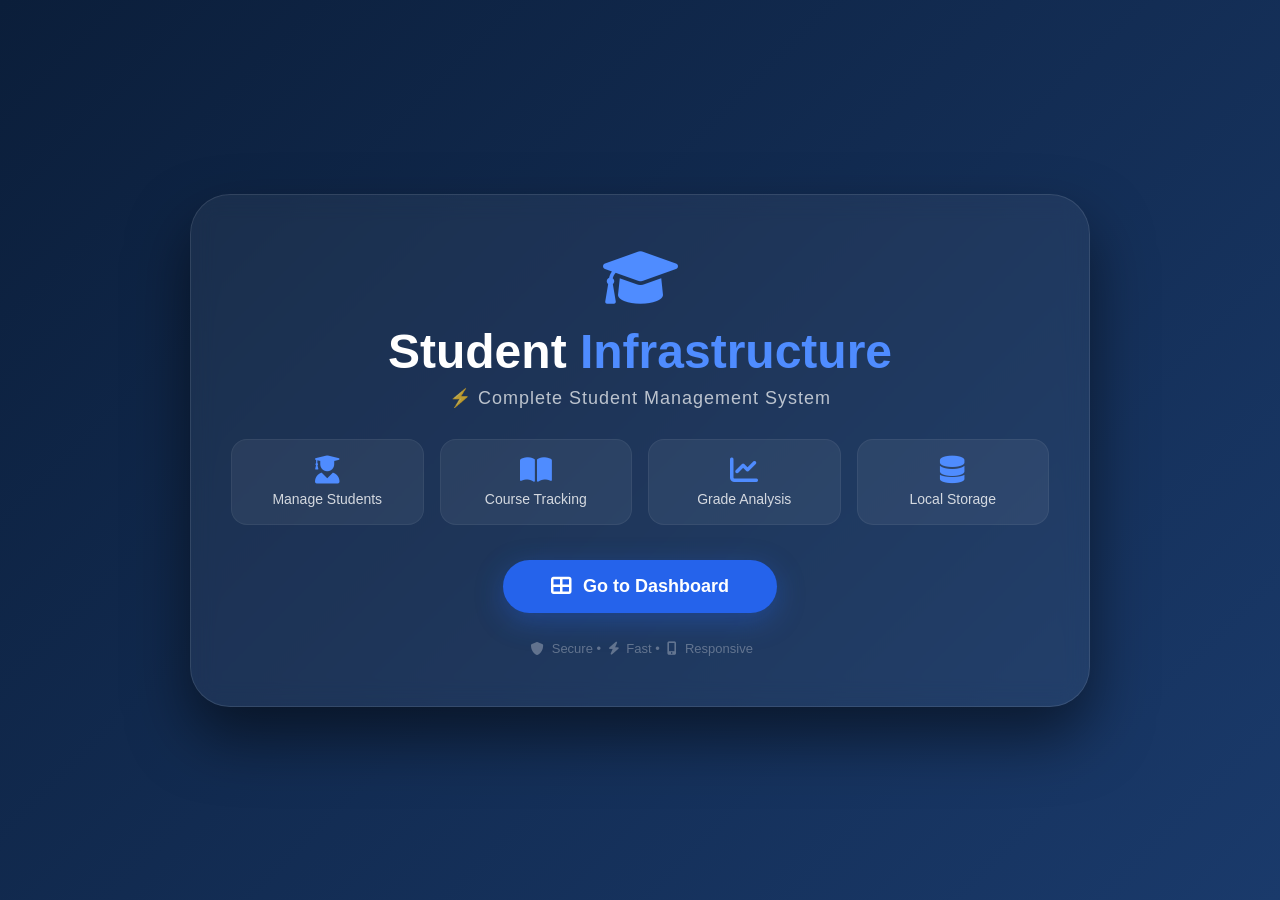
<file: index.html>
<!DOCTYPE html>
<html lang="en">
<head>
    <meta charset="UTF-8">
    <meta name="viewport" content="width=device-width, initial-scale=1.0">
    <title>Student Infrastructure - SMS</title>
    <link rel="stylesheet" href="https://cdnjs.cloudflare.com/ajax/libs/font-awesome/6.0.0-beta3/css/all.min.css">
    <style>
        * {
            margin: 0;
            padding: 0;
            box-sizing: border-box;
            font-family: 'Segoe UI', Tahoma, Geneva, Verdana, sans-serif;
        }

        body {
            min-height: 100vh;
            background: linear-gradient(135deg, #0b1e3a 0%, #1a3a6b 100%);
            display: flex;
            justify-content: center;
            align-items: center;
            padding: 20px;
        }

        .landing {
            max-width: 900px;
            width: 100%;
            background: rgba(255,255,255,0.05);
            backdrop-filter: blur(12px);
            border: 1px solid rgba(255,255,255,0.1);
            border-radius: 40px;
            padding: 50px 40px;
            text-align: center;
            box-shadow: 0 30px 60px rgba(0,0,0,0.5);
            animation: fadeUp 0.8s ease;
        }

        @keyframes fadeUp {
            from { opacity: 0; transform: translateY(40px); }
            to { opacity: 1; transform: translateY(0); }
        }

        .logo {
            font-size: 60px;
            color: #4f8cff;
            margin-bottom: 10px;
        }

        .landing h1 {
            font-size: 48px;
            font-weight: 700;
            color: #fff;
            margin-bottom: 8px;
        }

        .landing h1 span {
            color: #4f8cff;
        }

        .landing .tagline {
            font-size: 18px;
            color: rgba(255,255,255,0.7);
            margin-bottom: 30px;
            letter-spacing: 1px;
        }

        .features {
            display: grid;
            grid-template-columns: repeat(auto-fit, minmax(140px, 1fr));
            gap: 16px;
            margin: 30px 0 35px;
        }

        .feature {
            background: rgba(255,255,255,0.06);
            padding: 16px 12px;
            border-radius: 16px;
            border: 1px solid rgba(255,255,255,0.06);
            transition: 0.3s;
        }

        .feature:hover {
            background: rgba(255,255,255,0.1);
            transform: translateY(-4px);
        }

        .feature i {
            font-size: 28px;
            color: #4f8cff;
            margin-bottom: 6px;
            display: block;
        }

        .feature span {
            font-size: 14px;
            color: rgba(255,255,255,0.8);
            font-weight: 500;
        }

        .btn-dashboard {
            display: inline-flex;
            align-items: center;
            gap: 12px;
            background: #2563eb;
            color: #fff;
            padding: 16px 48px;
            border-radius: 50px;
            text-decoration: none;
            font-weight: 600;
            font-size: 18px;
            transition: 0.3s;
            border: none;
            cursor: pointer;
            box-shadow: 0 8px 28px rgba(37,99,235,0.35);
        }

        .btn-dashboard:hover {
            background: #1d4ed8;
            transform: translateY(-3px);
            box-shadow: 0 12px 36px rgba(37,99,235,0.5);
        }

        .btn-dashboard i {
            font-size: 20px;
        }

        .footer-note {
            margin-top: 28px;
            font-size: 13px;
            color: rgba(255,255,255,0.3);
        }

        .footer-note i {
            margin: 0 4px;
        }

        /* Responsive */
        @media (max-width: 600px) {
            .landing {
                padding: 30px 20px;
            }
            .landing h1 {
                font-size: 32px;
            }
            .logo {
                font-size: 44px;
            }
            .features {
                grid-template-columns: 1fr 1fr;
            }
            .btn-dashboard {
                padding: 14px 32px;
                font-size: 16px;
                width: 100%;
                justify-content: center;
            }
        }
    </style>
</head>
<body>
    <div class="landing">
        <!-- Icon -->
        <div class="logo">
            <i class="fas fa-graduation-cap"></i>
        </div>

        <!-- Title -->
        <h1>Student <span>Infrastructure</span></h1>
        <p class="tagline">⚡ Complete Student Management System</p>

        <!-- Features -->
        <div class="features">
            <div class="feature">
                <i class="fas fa-user-graduate"></i>
                <span>Manage Students</span>
            </div>
            <div class="feature">
                <i class="fas fa-book-open"></i>
                <span>Course Tracking</span>
            </div>
            <div class="feature">
                <i class="fas fa-chart-line"></i>
                <span>Grade Analysis</span>
            </div>
            <div class="feature">
                <i class="fas fa-database"></i>
                <span>Local Storage</span>
            </div>
        </div>

        <!-- Dashboard Button -->
        <a href="dashboard/index.html" class="btn-dashboard">
            <i class="fas fa-th-large"></i> Go to Dashboard
        </a>

        <!-- Footer -->
        <div class="footer-note">
            <i class="fas fa-shield-alt"></i> Secure • <i class="fas fa-bolt"></i> Fast • <i class="fas fa-mobile-alt"></i> Responsive
        </div>
    </div>
</body>
</html>
</file>
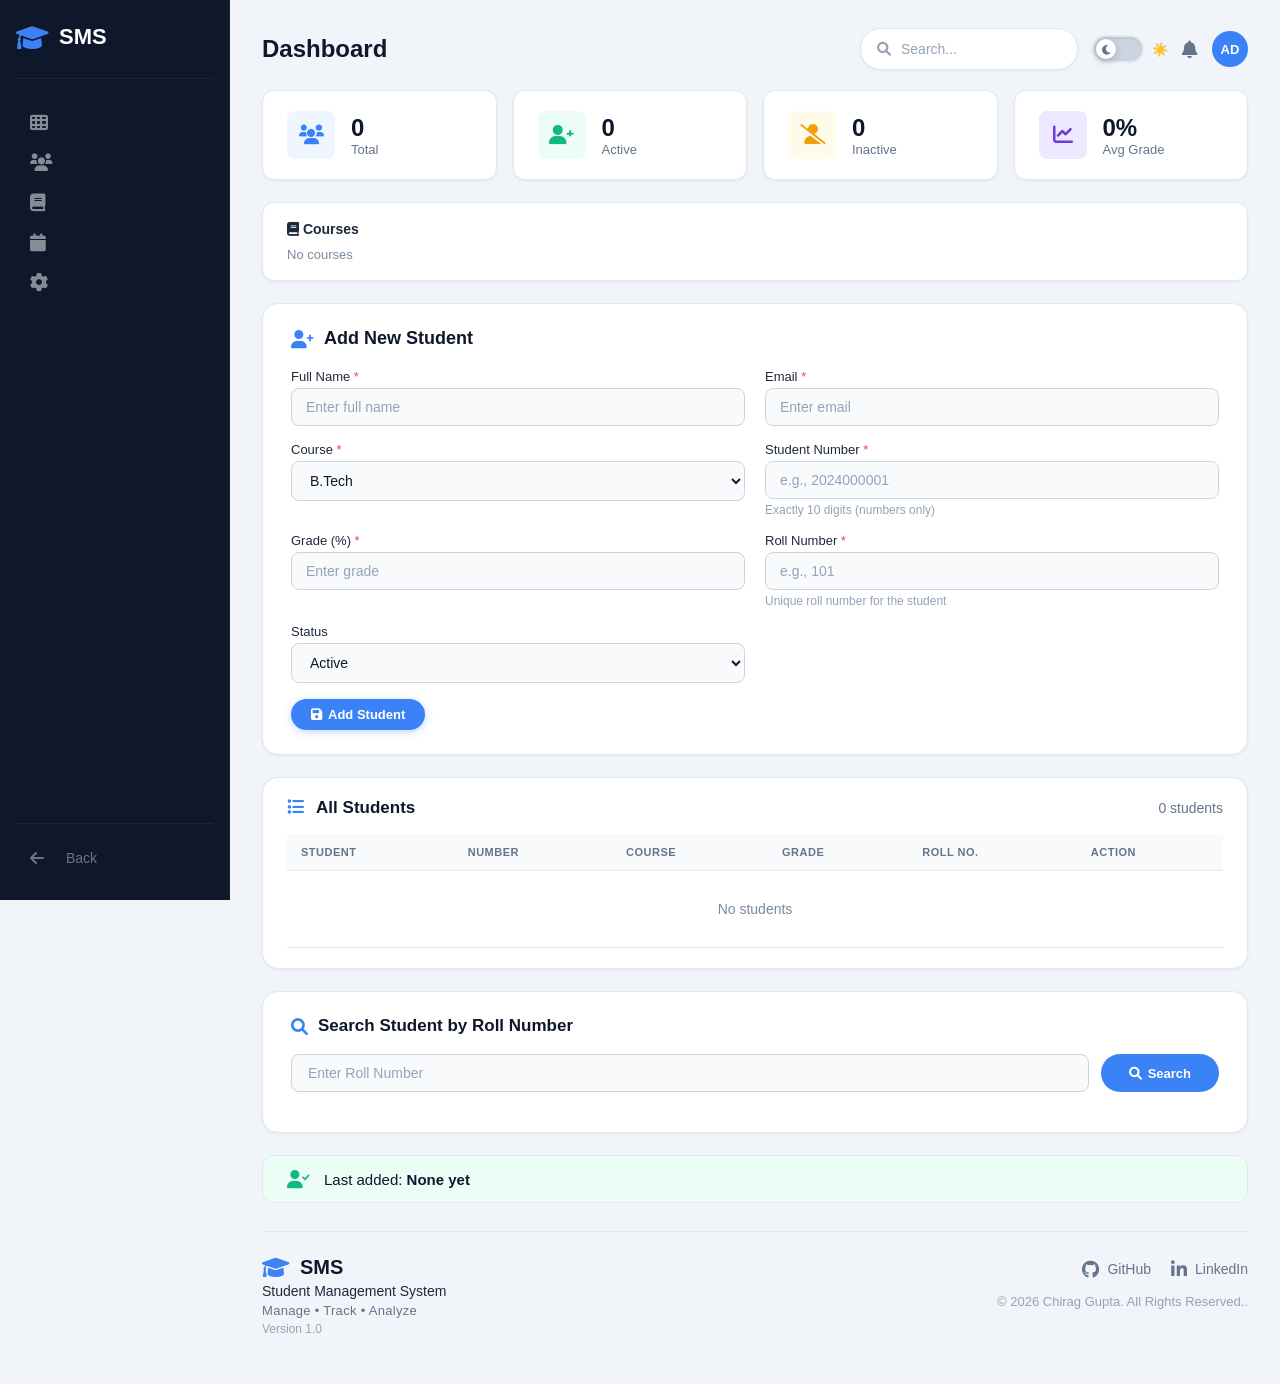
<file: dashboard/index.html>
<!DOCTYPE html>
<html>
<head>
    <meta charset="UTF-8">
    <meta name="viewport" content="width=device-width, initial-scale=1.0">
    <title>SMS</title>
    <link rel="stylesheet" href="https://cdnjs.cloudflare.com/ajax/libs/font-awesome/6.0.0-beta3/css/all.min.css">
    <link rel="stylesheet" href="../css/style.css">
</head>
<body>

<div class="app">
    <!-- Sidebar -->
    <aside class="side">
        <div class="logo">
            <i class="fas fa-graduation-cap"></i>
            <span>SMS</span>
        </div>
        <nav>
            <a href="#"><i class="fas fa-th"></i></a>
            <a href="#"><i class="fas fa-users"></i></a>
            <a href="#"><i class="fas fa-book"></i></a>
            <a href="#"><i class="fas fa-calendar"></i></a>
            <a href="#"><i class="fas fa-cog"></i></a>
        </nav>
        <div class="side-foot">
            <a href="#" id="backBtn"><i class="fas fa-arrow-left"></i> Back</a>
        </div>
    </aside>

    <!-- Main -->
    <main class="main">
        <!-- Header -->
        <header class="top">
            <div class="left">
                <i class="fas fa-bars toggle"></i>
                <h2>Dashboard</h2>
            </div>
            <div class="right">
                <div class="search">
                    <i class="fas fa-search"></i>
                    <input type="text" id="search" placeholder="Search..." />
                </div>
                <div class="user">
                    <!-- Theme Toggle Switch -->
                    <div class="theme-toggle-wrapper">
                        <div class="toggle-switch" id="themeToggle" role="button" tabindex="0" aria-label="Toggle theme">
                            <div class="slider">
                                <i class="fas fa-moon"></i>
                            </div>
                        </div>
                        <span class="toggle-label">
                            <span class="light-label">☀️</span>
                            <span class="dark-label">🌙</span>
                        </span>
                    </div>
                    <i class="fas fa-bell"></i>
                    <span class="avtar">AD</span>
                </div>
            </div>
        </header>

        <!-- Stats -->
        <div class="stats">
            <div class="card">
                <div class="icon blue"><i class="fas fa-users"></i></div>
                <div>
                    <h3 id="total">0</h3>
                    <p>Total</p>
                </div>
            </div>
            <div class="card">
                <div class="icon green"><i class="fas fa-user-plus"></i></div>
                <div>
                    <h3 id="active">0</h3>
                    <p>Active</p>
                </div>
            </div>
            <div class="card">
                <div class="icon orange"><i class="fas fa-user-slash"></i></div>
                <div>
                    <h3 id="pending">0</h3>
                    <p>Inactive</p>
                </div>
            </div>
            <div class="card">
                <div class="icon purple"><i class="fas fa-chart-line"></i></div>
                <div>
                    <h3 id="avg">0%</h3>
                    <p>Avg Grade</p>
                </div>
            </div>
        </div>

        <!-- Course badges -->
        <div class="course-box">
            <h4><i class="fas fa-book"></i> Courses</h4>
            <div class="badges" id="courseStats"></div>
        </div>

        <!-- Add Student Form -->
        <div class="form-section">
            <h3><i class="fas fa-user-plus"></i> Add New Student</h3>
            <form id="studentForm" class="student-form">
                <div class="form-row">
                    <div class="group">
                        <label>Full Name <span>*</span></label>
                        <input type="text" id="name" placeholder="Enter full name" required />
                    </div>
                    <div class="group">
                        <label>Email <span>*</span></label>
                        <input type="email" id="email" placeholder="Enter email" required />
                    </div>
                </div>
                <div class="form-row">
                    <div class="group">
                        <label>Course <span>*</span></label>
                        <select id="course">
                            <option>B.Tech</option>
                            <option>B.Sc</option>
                            <option>BBA</option>
                            <option>MBA</option>
                            <option>BCA</option>
                            <option>MCA</option>
                        </select>
                    </div>
                    <div class="group">
                        <label>Student Number <span>*</span></label>
                        <input type="text" id="studentNumber" placeholder="e.g., 2024000001" required />
                        <small>Exactly 10 digits (numbers only)</small>
                    </div>
                </div>
                <div class="form-row">
                    <div class="group">
                        <label>Grade (%) <span>*</span></label>
                        <input type="number" id="grade" placeholder="Enter grade" min="0" max="100" required />
                    </div>
                    <div class="group">
                        <label>Roll Number <span>*</span></label>
                        <input type="text" id="rollNumber" placeholder="e.g., 101" required />
                        <small>Unique roll number for the student</small>
                    </div>
                </div>
                <div class="form-row">
                    <div class="group">
                        <label>Status</label>
                        <select id="status">
                            <option value="Active">Active</option>
                            <option value="Inactive">Inactive</option>
                        </select>
                    </div>
                </div>
                <button type="submit" class="btn submit-btn">
                    <i class="fas fa-save"></i> Add Student
                </button>
            </form>
        </div>

        <!-- Student Table -->
        <div class="tbl-wrap">
            <div class="tbl-head">
                <h3><i class="fas fa-list"></i> All Students</h3>
                <span id="count">0 students</span>
            </div>
            <div class="tbl-scroll">
                <table>
                    <thead>
                        <tr>
                            <th>Student</th>
                            <th>Number</th>
                            <th>Course</th>
                            <th>Grade</th>
                            <th>Roll No.</th>
                            <th>Action</th>
                        </tr>
                    </thead>
                    <tbody id="list"></tbody>
                </table>
            </div>
        </div>

        <!-- Search Student by Roll Number -->
        <div class="search-roll-section">
            <h3><i class="fas fa-search"></i> Search Student by Roll Number</h3>
            <div class="search-roll-box">
                <div class="search-roll-input">
                    <input type="text" id="rollSearchInput" placeholder="Enter Roll Number" />
                    <button class="btn" id="rollSearchBtn"><i class="fas fa-search"></i> Search</button>
                </div>
                <div id="rollSearchResult"></div>
            </div>
        </div>

        <!-- Last Added Student -->
        <div class="last-added" id="lastAdded">
            <i class="fas fa-user-check"></i>
            <span>Last added: <strong id="lastName">None yet</strong></span>
        </div>

        <!-- ===== FOOTER ===== -->
        <footer class="footer">
            <div class="footer-content">
                <div class="footer-left">
                    <div class="footer-logo">
                        <i class="fas fa-graduation-cap"></i>
                        <span>SMS</span>
                    </div>
                    <p class="footer-subtitle">Student Management System</p>
                    <p class="footer-tagline">Manage • Track • Analyze</p>
                    <p class="footer-version">Version 1.0</p>
                </div>
                <div class="footer-right">
                    <div class="footer-social">
                        <a href="https://github.com" target="_blank" class="social-link" aria-label="GitHub">
                            <i class="fab fa-github"></i>
                            <span>GitHub</span>
                        </a>
                        <a href="https://linkedin.com" target="_blank" class="social-link" aria-label="LinkedIn">
                            <i class="fab fa-linkedin-in"></i>
                            <span>LinkedIn</span>
                        </a>
                    </div>
                    <p class="footer-copyright">
                        &copy; 2026 Chirag Gupta. All Rights Reserved..
                    </p>
                </div>
            </div>
        </footer>

    </main>
</div>

<script src="../js/storage.js"></script>
<script src="../js/ui.js"></script>
<script src="../js/app.js"></script>
</body>
</html>
</file>
<file: css/style.css>
/* ===== CSS VARIABLES ===== */
:root {
    /* Light Theme (Default) */
    --bg-body: #f1f5f9;
    --bg-app: #f1f5f9;
    --bg-sidebar: #0f172a;
    --bg-card: #ffffff;
    --bg-input: #f8fafc;
    --bg-hover: #f8fafc;
    --bg-table-header: #f8fafc;
    --bg-course: #f1f5f9;
    --bg-last-added: #ecfdf5;
    --bg-modal: #ffffff;
    --bg-search-result: #f8fafc;
    
    --text-primary: #0f172a;
    --text-secondary: #1e293b;
    --text-muted: #64748b;
    --text-light: #94a3b8;
    --text-white: #ffffff;
    
    --border-color: #e2e8f0;
    --border-light: #f1f5f9;
    --border-input: #cbd5e1;
    
    --shadow-sm: 0 1px 3px rgba(0,0,0,0.06);
    --shadow-md: 0 4px 12px rgba(0,0,0,0.08);
    --shadow-lg: 0 8px 30px rgba(0,0,0,0.10);
    --shadow-hover: 0 8px 32px rgba(0,0,0,0.12);
    
    --primary: #3b82f6;
    --primary-hover: #2563eb;
    --primary-light: #eff6ff;
    
    --success: #10b981;
    --success-bg: #ecfdf5;
    --danger: #ef4444;
    --danger-bg: #fef2f2;
    --warning: #f59e0b;
    --warning-bg: #fffbeb;
    
    --radius-sm: 8px;
    --radius-md: 12px;
    --radius-lg: 16px;
    --radius-xl: 20px;
    
    --transition: 0.3s cubic-bezier(0.4, 0, 0.2, 1);
}

/* ===== DARK THEME ===== */
[data-theme="dark"] {
    --bg-body: #0a0f1a;
    --bg-app: #0a0f1a;
    --bg-sidebar: #080c16;
    --bg-card: #141c2b;
    --bg-input: #1a2436;
    --bg-hover: #1a2436;
    --bg-table-header: #111a2a;
    --bg-course: #111a2a;
    --bg-last-added: #0f2a1f;
    --bg-modal: #141c2b;
    --bg-search-result: #141c2b;
    
    --text-primary: #f1f5f9;
    --text-secondary: #e2e8f0;
    --text-muted: #94a3b8;
    --text-light: #64748b;
    --text-white: #ffffff;
    
    --border-color: #1e293b;
    --border-light: #1e293b;
    --border-input: #2d3a4f;
    
    --shadow-sm: 0 1px 3px rgba(0,0,0,0.3);
    --shadow-md: 0 4px 16px rgba(0,0,0,0.4);
    --shadow-lg: 0 8px 32px rgba(0,0,0,0.5);
    --shadow-hover: 0 8px 40px rgba(0,0,0,0.6);
    
    --primary: #3b82f6;
    --primary-hover: #60a5fa;
    --primary-light: #1a2a4a;
    
    --success: #34d399;
    --success-bg: #0f2a1f;
    --danger: #f87171;
    --danger-bg: #2a1a1a;
    --warning: #fbbf24;
    --warning-bg: #2a241a;
}

/* ===== RESET & BASE ===== */
* {
    margin: 0;
    padding: 0;
    box-sizing: border-box;
    font-family: 'Segoe UI', -apple-system, BlinkMacSystemFont, sans-serif;
}

body {
    background: var(--bg-body);
    transition: background var(--transition), color var(--transition);
}

.app {
    display: flex;
    min-height: 100vh;
    background: var(--bg-body);
    transition: background var(--transition);
}

/* ===== SIDEBAR ===== */
.side {
    width: 230px;
    background: var(--bg-sidebar);
    color: var(--text-white);
    padding: 24px 16px;
    display: flex;
    flex-direction: column;
    position: fixed;
    height: 100vh;
    z-index: 100;
    transition: transform 0.3s ease, background var(--transition);
    border-right: 1px solid rgba(255,255,255,0.05);
}

.logo {
    font-size: 22px;
    font-weight: 700;
    padding-bottom: 28px;
    border-bottom: 1px solid rgba(255,255,255,0.06);
    margin-bottom: 24px;
    color: var(--text-white);
    display: flex;
    align-items: center;
    gap: 10px;
}

.logo i {
    color: var(--primary);
    font-size: 26px;
}

.side nav {
    flex: 1;
}

.side nav a {
    display: flex;
    align-items: center;
    gap: 14px;
    color: rgba(255,255,255,0.5);
    padding: 10px 14px;
    border-radius: var(--radius-sm);
    margin-bottom: 2px;
    font-size: 15px;
    font-weight: 500;
    transition: all 0.2s;
    text-decoration: none;
}

.side nav a:hover {
    background: rgba(255,255,255,0.06);
    color: rgba(255,255,255,0.8);
}

.side nav a.active {
    background: rgba(59,130,246,0.15);
    color: var(--primary);
}

.side nav a i {
    font-size: 18px;
    width: 22px;
}

.side-foot {
    border-top: 1px solid rgba(255,255,255,0.06);
    padding-top: 16px;
}

.side-foot a {
    color: rgba(255,255,255,0.4);
    padding: 10px 14px;
    display: flex;
    align-items: center;
    gap: 14px;
    border-radius: var(--radius-sm);
    font-size: 14px;
    text-decoration: none;
    transition: all 0.2s;
}

.side-foot a:hover {
    background: rgba(255,255,255,0.06);
    color: rgba(255,255,255,0.7);
}

.side-foot a i {
    font-size: 16px;
    width: 22px;
}

/* ===== MAIN CONTENT ===== */
.main {
    margin-left: 230px;
    padding: 24px 32px 40px;
    flex: 1;
    background: var(--bg-body);
    transition: background var(--transition);
}

/* ===== TOP HEADER ===== */
.top {
    display: flex;
    justify-content: space-between;
    align-items: center;
    padding: 4px 0 20px;
    flex-wrap: wrap;
    gap: 12px;
}

.left {
    display: flex;
    align-items: center;
    gap: 16px;
}

.toggle {
    font-size: 22px;
    cursor: pointer;
    display: none;
    color: var(--text-primary);
    transition: color var(--transition);
}

.left h2 {
    font-size: 24px;
    font-weight: 700;
    color: var(--text-primary);
    transition: color var(--transition);
}

.right {
    display: flex;
    align-items: center;
    gap: 14px;
}

.search {
    display: flex;
    align-items: center;
    background: var(--bg-card);
    padding: 8px 16px;
    border-radius: 40px;
    border: 1px solid var(--border-color);
    transition: all var(--transition);
    box-shadow: var(--shadow-sm);
}

.search:focus-within {
    border-color: var(--primary);
    box-shadow: 0 0 0 3px rgba(59,130,246,0.15);
}

.search i {
    color: var(--text-light);
    font-size: 14px;
}

.search input {
    border: none;
    outline: none;
    padding: 4px 10px;
    width: 170px;
    background: transparent;
    color: var(--text-primary);
    font-size: 14px;
    transition: color var(--transition);
}

.search input::placeholder {
    color: var(--text-light);
}

.user {
    display: flex;
    align-items: center;
    gap: 14px;
}

.user i {
    font-size: 18px;
    color: var(--text-muted);
    cursor: pointer;
    transition: color var(--transition);
}

.user i:hover {
    color: var(--primary);
}

.avtar {
    width: 36px;
    height: 36px;
    background: var(--primary);
    color: #fff;
    border-radius: 50%;
    display: flex;
    align-items: center;
    justify-content: center;
    font-weight: 600;
    font-size: 13px;
    cursor: pointer;
    transition: background var(--transition);
}

/* ===== THEME TOGGLE SWITCH ===== */
.theme-toggle-wrapper {
    display: flex;
    align-items: center;
    gap: 8px;
}

.toggle-switch {
    position: relative;
    width: 52px;
    height: 28px;
    background: var(--border-input);
    border-radius: 50px;
    cursor: pointer;
    transition: all var(--transition);
    flex-shrink: 0;
    border: 2px solid var(--border-color);
    box-shadow: inset 0 1px 3px rgba(0,0,0,0.1);
}

.toggle-switch:hover {
    border-color: var(--primary);
}

.toggle-switch.active {
    background: var(--primary);
    border-color: var(--primary);
}

.toggle-switch .slider {
    position: absolute;
    top: 2px;
    left: 2px;
    width: 20px;
    height: 20px;
    background: #fff;
    border-radius: 50%;
    transition: all 0.35s cubic-bezier(0.4, 0, 0.2, 1);
    box-shadow: 0 2px 8px rgba(0,0,0,0.2);
    display: flex;
    align-items: center;
    justify-content: center;
}

.toggle-switch.active .slider {
    left: 26px;
    background: #fff;
}

.toggle-switch .slider i {
    font-size: 11px;
    color: #64748b;
    transition: color var(--transition);
}

.toggle-switch.active .slider i {
    color: var(--primary);
}

.toggle-label {
    font-size: 13px;
    font-weight: 500;
    color: var(--text-muted);
    transition: color var(--transition);
    user-select: none;
}

.toggle-label span {
    display: none;
}

.toggle-label .light-label {
    display: inline;
}

[data-theme="dark"] .toggle-label .light-label {
    display: none;
}

[data-theme="dark"] .toggle-label .dark-label {
    display: inline;
}

.toggle-label .dark-label {
    display: none;
}

/* ===== STATS ===== */
.stats {
    display: grid;
    grid-template-columns: repeat(auto-fit, minmax(190px, 1fr));
    gap: 16px;
    margin-bottom: 22px;
}

.card {
    background: var(--bg-card);
    padding: 20px 24px;
    border-radius: var(--radius-md);
    display: flex;
    align-items: center;
    gap: 16px;
    border: 1px solid var(--border-color);
    transition: all var(--transition);
    box-shadow: var(--shadow-sm);
}

.card:hover {
    box-shadow: var(--shadow-md);
    border-color: var(--border-input);
}

.icon {
    width: 48px;
    height: 48px;
    border-radius: var(--radius-sm);
    display: flex;
    align-items: center;
    justify-content: center;
    font-size: 20px;
    flex-shrink: 0;
}

.blue {
    background: var(--primary-light);
    color: var(--primary);
}
.green {
    background: var(--success-bg);
    color: var(--success);
}
.orange {
    background: var(--warning-bg);
    color: var(--warning);
}
.purple {
    background: #ede7ff;
    color: #6c3bdb;
}

.card h3 {
    font-size: 24px;
    font-weight: 700;
    color: var(--text-primary);
    transition: color var(--transition);
}

.card p {
    font-size: 13px;
    color: var(--text-muted);
    transition: color var(--transition);
}

/* ===== COURSE BOX ===== */
.course-box {
    background: var(--bg-card);
    padding: 18px 24px;
    border-radius: var(--radius-md);
    margin-bottom: 22px;
    border: 1px solid var(--border-color);
    transition: all var(--transition);
    box-shadow: var(--shadow-sm);
}

.course-box h4 {
    font-size: 14px;
    font-weight: 600;
    color: var(--text-secondary);
    margin-bottom: 10px;
    transition: color var(--transition);
}

.badges {
    display: flex;
    flex-wrap: wrap;
    gap: 8px;
}

.badge {
    background: var(--bg-course);
    padding: 5px 16px;
    border-radius: 50px;
    font-size: 13px;
    font-weight: 500;
    border: 1px solid var(--border-color);
    display: flex;
    align-items: center;
    gap: 8px;
    color: var(--text-primary);
    transition: all var(--transition);
}

.badge:hover {
    border-color: var(--primary);
}

.badge .cnt {
    background: var(--primary);
    color: #fff;
    padding: 0 8px;
    border-radius: 20px;
    font-size: 11px;
    font-weight: 600;
}

/* ===== FORM SECTION ===== */
.form-section {
    background: var(--bg-card);
    padding: 24px 28px;
    border-radius: var(--radius-lg);
    margin-bottom: 22px;
    border: 1px solid var(--border-color);
    transition: all var(--transition);
    box-shadow: var(--shadow-sm);
}

.form-section h3 {
    font-size: 18px;
    font-weight: 600;
    color: var(--text-primary);
    margin-bottom: 20px;
    display: flex;
    align-items: center;
    gap: 10px;
    transition: color var(--transition);
}

.form-section h3 i {
    color: var(--primary);
}

.student-form {
    display: flex;
    flex-direction: column;
    gap: 16px;
}

.form-row {
    display: grid;
    grid-template-columns: 1fr 1fr;
    gap: 20px;
}

.group {
    display: flex;
    flex-direction: column;
}

.group label {
    font-weight: 500;
    font-size: 13px;
    color: var(--text-secondary);
    margin-bottom: 4px;
    transition: color var(--transition);
}

.group label span {
    color: var(--danger);
}

.group input,
.group select {
    padding: 10px 14px;
    border: 1px solid var(--border-input);
    border-radius: var(--radius-sm);
    font-size: 14px;
    outline: none;
    background: var(--bg-input);
    color: var(--text-primary);
    transition: all var(--transition);
}

.group input:focus,
.group select:focus {
    border-color: var(--primary);
    box-shadow: 0 0 0 3px rgba(59,130,246,0.15);
}

.group input::placeholder {
    color: var(--text-light);
}

.group input.error {
    border-color: var(--danger) !important;
    box-shadow: 0 0 0 3px rgba(239,68,68,0.15) !important;
}

.group small {
    color: var(--text-light);
    font-size: 12px;
    margin-top: 4px;
    transition: color var(--transition);
}

.submit-btn {
    padding: 12px 30px;
    background: var(--primary);
    color: #fff;
    border: none;
    border-radius: 50px;
    font-weight: 600;
    font-size: 14px;
    cursor: pointer;
    align-self: flex-start;
    transition: all var(--transition);
    box-shadow: 0 2px 8px rgba(59,130,246,0.3);
}

.submit-btn:hover {
    background: var(--primary-hover);
    box-shadow: 0 4px 16px rgba(59,130,246,0.4);
    transform: translateY(-1px);
}

/* ===== TABLE ===== */
.tbl-wrap {
    background: var(--bg-card);
    border-radius: var(--radius-lg);
    padding: 20px 24px;
    border: 1px solid var(--border-color);
    margin-bottom: 22px;
    transition: all var(--transition);
    box-shadow: var(--shadow-sm);
}

.tbl-head {
    display: flex;
    justify-content: space-between;
    align-items: center;
    margin-bottom: 16px;
}

.tbl-head h3 {
    font-size: 17px;
    font-weight: 600;
    color: var(--text-primary);
    transition: color var(--transition);
}

.tbl-head h3 i {
    color: var(--primary);
    margin-right: 8px;
}

.tbl-head span {
    color: var(--text-muted);
    font-size: 14px;
    transition: color var(--transition);
}

.btn {
    background: var(--primary);
    color: #fff;
    border: none;
    padding: 8px 20px;
    border-radius: 50px;
    font-weight: 600;
    font-size: 13px;
    cursor: pointer;
    display: inline-flex;
    align-items: center;
    gap: 6px;
    transition: all var(--transition);
}

.btn:hover {
    background: var(--primary-hover);
    transform: translateY(-1px);
    box-shadow: 0 4px 12px rgba(59,130,246,0.3);
}

.tbl-scroll {
    overflow-x: auto;
}

table {
    width: 100%;
    border-collapse: collapse;
}

th {
    text-align: left;
    padding: 12px 14px;
    background: var(--bg-table-header);
    font-size: 11px;
    font-weight: 600;
    text-transform: uppercase;
    letter-spacing: 0.5px;
    color: var(--text-muted);
    border-bottom: 1px solid var(--border-color);
    transition: all var(--transition);
}

td {
    padding: 14px;
    border-bottom: 1px solid var(--border-color);
    color: var(--text-primary);
    font-size: 14px;
    transition: all var(--transition);
}

tr:hover td {
    background: var(--bg-hover);
}

.avatar {
    display: flex;
    align-items: center;
    gap: 12px;
}

.avatar .init {
    width: 34px;
    height: 34px;
    border-radius: 50%;
    background: var(--primary-light);
    color: var(--primary);
    display: flex;
    align-items: center;
    justify-content: center;
    font-weight: 700;
    font-size: 13px;
    flex-shrink: 0;
    transition: all var(--transition);
}

.name {
    font-weight: 600;
    color: var(--text-primary);
    transition: color var(--transition);
}

.email {
    font-size: 12px;
    color: var(--text-muted);
    display: block;
    transition: color var(--transition);
}

.tag {
    display: inline-block;
    padding: 3px 14px;
    border-radius: 50px;
    font-size: 12px;
    font-weight: 600;
}

.tag.active {
    background: var(--success-bg);
    color: var(--success);
}
.tag.inactive {
    background: var(--danger-bg);
    color: var(--danger);
}

.actions i {
    font-size: 16px;
    color: var(--text-light);
    margin: 0 3px;
    cursor: pointer;
    padding: 6px;
    border-radius: var(--radius-sm);
    transition: all var(--transition);
}

.actions i:hover {
    color: var(--primary);
    background: var(--primary-light);
}

.actions i.fa-trash:hover {
    color: var(--danger);
    background: var(--danger-bg);
}

/* ===== SEARCH ROLL NUMBER ===== */
.search-roll-section {
    background: var(--bg-card);
    padding: 24px 28px;
    border-radius: var(--radius-lg);
    margin-bottom: 22px;
    border: 1px solid var(--border-color);
    transition: all var(--transition);
    box-shadow: var(--shadow-sm);
}

.search-roll-section h3 {
    font-size: 17px;
    font-weight: 600;
    color: var(--text-primary);
    margin-bottom: 18px;
    display: flex;
    align-items: center;
    gap: 10px;
    transition: color var(--transition);
}

.search-roll-section h3 i {
    color: var(--primary);
}

.search-roll-box {
    display: flex;
    flex-direction: column;
    gap: 16px;
}

.search-roll-input {
    display: flex;
    gap: 12px;
    flex-wrap: wrap;
}

.search-roll-input input {
    flex: 1;
    min-width: 200px;
    padding: 10px 16px;
    border: 1px solid var(--border-input);
    border-radius: var(--radius-sm);
    font-size: 14px;
    outline: none;
    background: var(--bg-input);
    color: var(--text-primary);
    transition: all var(--transition);
}

.search-roll-input input:focus {
    border-color: var(--primary);
    box-shadow: 0 0 0 3px rgba(59,130,246,0.15);
}

.search-roll-input input::placeholder {
    color: var(--text-light);
}

.search-roll-input .btn {
    padding: 10px 28px;
}

/* Search Result */
.search-result {
    animation: fadeIn 0.4s ease;
    margin-top: 8px;
}

@keyframes fadeIn {
    from { opacity: 0; transform: translateY(8px); }
    to { opacity: 1; transform: translateY(0); }
}

.result-card {
    background: var(--bg-search-result);
    border: 1px solid var(--border-color);
    border-radius: var(--radius-md);
    padding: 20px 24px;
    display: grid;
    grid-template-columns: 1fr 1fr;
    gap: 12px 24px;
    transition: all var(--transition);
}

.result-card .result-item {
    display: flex;
    flex-direction: column;
}

.result-card .result-item .label {
    font-size: 11px;
    color: var(--text-light);
    text-transform: uppercase;
    font-weight: 600;
    letter-spacing: 0.5px;
    transition: color var(--transition);
}

.result-card .result-item .value {
    font-size: 15px;
    font-weight: 600;
    color: var(--text-primary);
    margin-top: 2px;
    transition: color var(--transition);
}

.no-result {
    text-align: center;
    padding: 24px;
    color: var(--text-light);
    font-size: 15px;
    transition: color var(--transition);
}

.no-result i {
    font-size: 30px;
    display: block;
    margin-bottom: 10px;
    color: var(--danger);
}

.validation-msg {
    color: var(--danger);
    font-size: 14px;
    padding: 8px 0;
}

/* ===== LAST ADDED ===== */
.last-added {
    background: var(--bg-last-added);
    padding: 14px 24px;
    border-radius: var(--radius-md);
    display: flex;
    align-items: center;
    gap: 14px;
    font-size: 15px;
    color: var(--text-primary);
    border: 1px solid var(--border-color);
    transition: all var(--transition);
}

.last-added i {
    color: var(--success);
    font-size: 18px;
    transition: color var(--transition);
}

.last-added strong {
    color: var(--text-primary);
    transition: color var(--transition);
}

/* ===== RESPONSIVE ===== */
@media (max-width: 1024px) {
    .side {
        transform: translateX(-100%);
        border-right: none;
    }
    .side.open {
        transform: translateX(0);
        box-shadow: var(--shadow-lg);
    }
    .main {
        margin-left: 0;
    }
    .toggle {
        display: block;
    }
}

@media (max-width: 768px) {
    .main {
        padding: 16px 16px 30px;
    }
    .stats {
        grid-template-columns: 1fr 1fr;
        gap: 12px;
    }
    .form-row {
        grid-template-columns: 1fr;
        gap: 14px;
    }
    .tbl-wrap {
        padding: 14px;
    }
    .right .search input {
        width: 100px;
    }
    .search-roll-section {
        padding: 16px 18px;
    }
    .search-roll-input {
        flex-direction: column;
    }
    .search-roll-input .btn {
        width: 100%;
        justify-content: center;
    }
    .result-card {
        grid-template-columns: 1fr;
        gap: 10px;
    }
    .top {
        padding: 0 0 16px;
    }
    .left h2 {
        font-size: 20px;
    }
}

@media (max-width: 500px) {
    .stats {
        grid-template-columns: 1fr;
    }
    .form-section {
        padding: 16px;
    }
    .submit-btn {
        width: 100%;
        justify-content: center;
    }
    .last-added {
        flex-direction: column;
        text-align: center;
    }
    .search-roll-input input {
        min-width: auto;
    }
    .card {
        padding: 16px 18px;
    }
    .card h3 {
        font-size: 20px;
    }
}
/* ===== FOOTER ===== */
.footer {
    margin-top: 28px;
    padding: 20px 0 0 0;
    border-top: 1px solid var(--border-color);
    transition: all var(--transition);
    background: transparent;
}

.footer-content {
    display: flex;
    justify-content: space-between;
    align-items: flex-start;
    flex-wrap: wrap;
    gap: 24px;
    padding: 4px 0 8px 0;
}

.footer-left {
    display: flex;
    flex-direction: column;
    gap: 4px;
}

.footer-logo {
    display: flex;
    align-items: center;
    gap: 10px;
    font-size: 20px;
    font-weight: 700;
    color: var(--text-primary);
    transition: color var(--transition);
}

.footer-logo i {
    color: var(--primary);
    font-size: 22px;
}

.footer-subtitle {
    font-size: 14px;
    font-weight: 500;
    color: var(--text-secondary);
    transition: color var(--transition);
    margin: 0;
}

.footer-tagline {
    font-size: 13px;
    color: var(--text-muted);
    transition: color var(--transition);
    margin: 0;
    letter-spacing: 0.3px;
}

.footer-version {
    font-size: 12px;
    color: var(--text-light);
    transition: color var(--transition);
    margin: 0;
    font-weight: 400;
}

.footer-right {
    display: flex;
    flex-direction: column;
    align-items: flex-end;
    gap: 12px;
}

.footer-social {
    display: flex;
    align-items: center;
    gap: 20px;
}

.social-link {
    display: flex;
    align-items: center;
    gap: 8px;
    color: var(--text-muted);
    text-decoration: none;
    font-size: 14px;
    font-weight: 500;
    transition: all var(--transition);
    padding: 4px 0;
    border-radius: var(--radius-sm);
}

.social-link i {
    font-size: 18px;
    transition: all var(--transition);
}

.social-link:hover {
    color: var(--primary);
    transform: scale(1.05);
}

.social-link:hover i {
    color: var(--primary);
}

.social-link:active {
    transform: scale(0.95);
}

.footer-copyright {
    font-size: 13px;
    color: var(--text-light);
    transition: color var(--transition);
    margin: 0;
    text-align: right;
}

/* ===== RESPONSIVE FOOTER ===== */
@media (max-width: 768px) {
    .footer {
        margin-top: 20px;
        padding: 16px 0 0 0;
    }

    .footer-content {
        flex-direction: column;
        align-items: center;
        text-align: center;
        gap: 16px;
    }

    .footer-left {
        align-items: center;
    }

    .footer-right {
        align-items: center;
        width: 100%;
    }

    .footer-social {
        justify-content: center;
        gap: 24px;
    }

    .footer-copyright {
        text-align: center;
        font-size: 12px;
    }

    .footer-logo {
        font-size: 18px;
    }

    .footer-subtitle {
        font-size: 13px;
    }

    .footer-tagline {
        font-size: 12px;
    }

    .social-link {
        font-size: 13px;
    }

    .social-link i {
        font-size: 16px;
    }
}

@media (max-width: 500px) {
    .footer {
        margin-top: 16px;
        padding: 12px 0 0 0;
    }

    .footer-social {
        flex-wrap: wrap;
        gap: 16px;
    }

    .footer-copyright {
        font-size: 11px;
    }

    .social-link {
        font-size: 12px;
    }

    .social-link i {
        font-size: 14px;
    }
}
</file>
